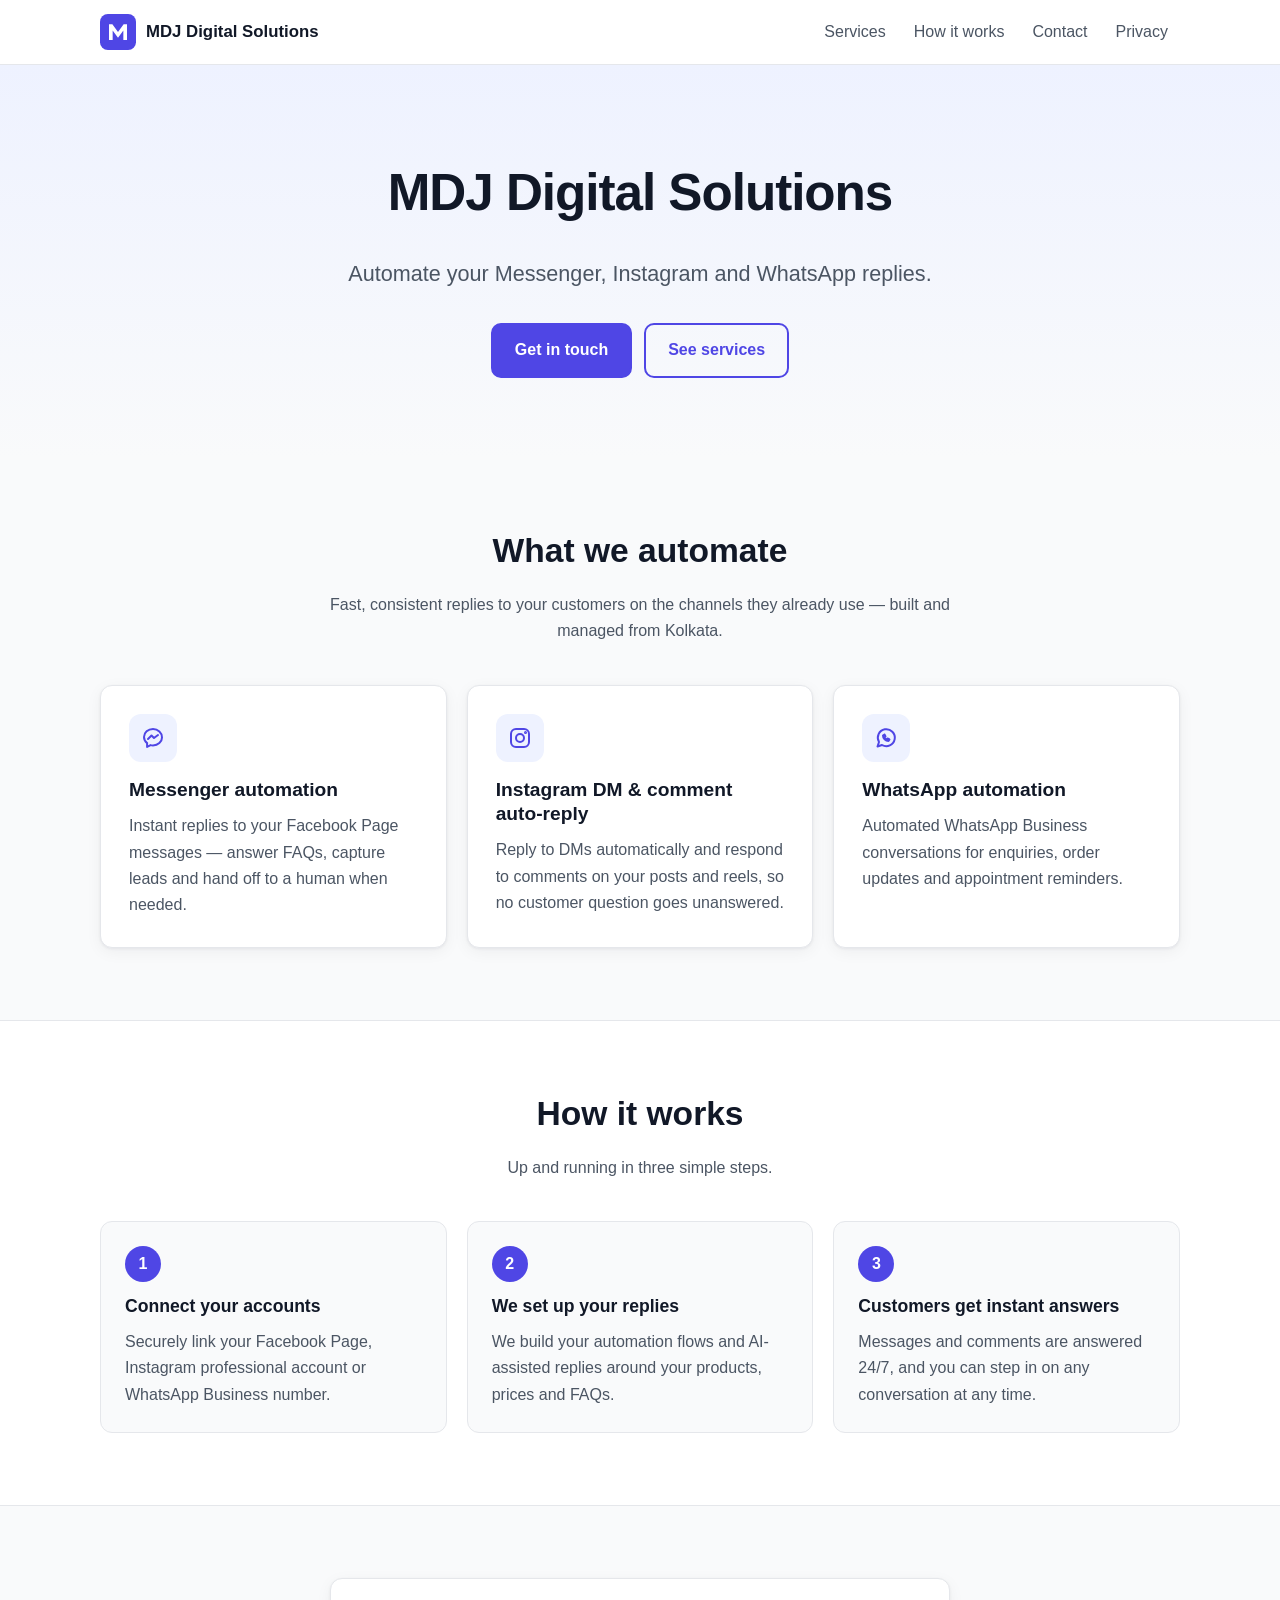
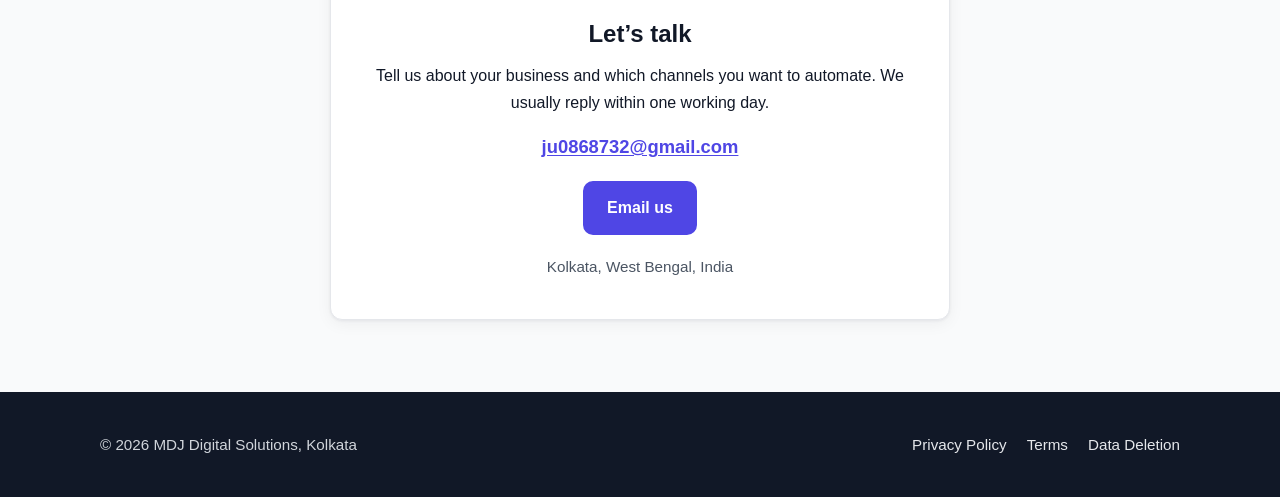
<file: index.html>
<!DOCTYPE html>
<html lang="en">
<head>
  <meta charset="utf-8">
  <meta name="viewport" content="width=device-width, initial-scale=1">
  <title>MDJ Digital Solutions — Messenger, Instagram &amp; WhatsApp Automation</title>
  <meta name="description" content="MDJ Digital Solutions, Kolkata, builds messaging automation for Facebook Messenger, Instagram and WhatsApp.">
  <link rel="icon" href="assets/logo.svg" type="image/svg+xml">
  <link rel="stylesheet" href="css/style.css">
</head>
<body>
  <a class="skip-link" href="#main">Skip to content</a>

  <header class="site-header">
    <div class="container header-inner">
      <a class="brand" href="index.html">
        <img src="assets/logo.svg" alt="" width="36" height="36">
        <span>MDJ Digital Solutions</span>
      </a>
      <button class="nav-toggle" type="button" aria-controls="site-nav" aria-expanded="false" aria-label="Toggle navigation">
        <span class="nav-toggle-bar"></span>
        <span class="nav-toggle-bar"></span>
        <span class="nav-toggle-bar"></span>
      </button>
      <nav id="site-nav" class="site-nav" aria-label="Main">
        <ul>
          <li><a href="#services">Services</a></li>
          <li><a href="#how-it-works">How it works</a></li>
          <li><a href="#contact">Contact</a></li>
          <li><a href="privacy-policy.html">Privacy</a></li>
        </ul>
      </nav>
    </div>
  </header>

  <main id="main" tabindex="-1">
    <section class="hero">
      <div class="container">
        <h1>MDJ Digital Solutions</h1>
        <p class="tagline">Automate your Messenger, Instagram and WhatsApp replies.</p>
        <div class="hero-actions">
          <a class="btn btn-primary" href="#contact">Get in touch</a>
          <a class="btn btn-outline" href="#services">See services</a>
        </div>
      </div>
    </section>

    <section id="services" class="section" aria-labelledby="services-title">
      <div class="container">
        <div class="section-head">
          <h2 id="services-title">What we automate</h2>
          <p>Fast, consistent replies to your customers on the channels they already use — built and managed from Kolkata.</p>
        </div>
        <div class="cards">
          <article class="card">
            <div class="card-icon" aria-hidden="true">
              <svg width="24" height="24" viewBox="0 0 24 24" fill="none" stroke="currentColor" stroke-width="2" stroke-linecap="round" stroke-linejoin="round"><path d="M12 3C7 3 3 6.6 3 11c0 2.4 1.2 4.6 3.1 6.1V21l3.4-1.9c.8.2 1.6.3 2.5.3 5 0 9-3.6 9-8s-4-8.4-9-8.4z"/><path d="m7 13 3.5-3.5 2.5 2.5L17 9"/></svg>
            </div>
            <h3>Messenger automation</h3>
            <p>Instant replies to your Facebook Page messages — answer FAQs, capture leads and hand off to a human when needed.</p>
          </article>
          <article class="card">
            <div class="card-icon" aria-hidden="true">
              <svg width="24" height="24" viewBox="0 0 24 24" fill="none" stroke="currentColor" stroke-width="2" stroke-linecap="round" stroke-linejoin="round"><rect x="3" y="3" width="18" height="18" rx="5"/><circle cx="12" cy="12" r="4"/><circle cx="17.5" cy="6.5" r="0.5" fill="currentColor"/></svg>
            </div>
            <h3>Instagram DM &amp; comment auto-reply</h3>
            <p>Reply to DMs automatically and respond to comments on your posts and reels, so no customer question goes unanswered.</p>
          </article>
          <article class="card">
            <div class="card-icon" aria-hidden="true">
              <svg width="24" height="24" viewBox="0 0 24 24" fill="none" stroke="currentColor" stroke-width="2" stroke-linecap="round" stroke-linejoin="round"><path d="M3.5 20.5 5 16a8.5 8.5 0 1 1 3 3z"/><path d="M9 9.5c0 3 2.5 5.5 5.5 5.5l1-1.5-2-1-1 1c-1-.4-1.6-1-2-2l1-1-1-2z"/></svg>
            </div>
            <h3>WhatsApp automation</h3>
            <p>Automated WhatsApp Business conversations for enquiries, order updates and appointment reminders.</p>
          </article>
        </div>
      </div>
    </section>

    <section id="how-it-works" class="section section-alt" aria-labelledby="how-title">
      <div class="container">
        <div class="section-head">
          <h2 id="how-title">How it works</h2>
          <p>Up and running in three simple steps.</p>
        </div>
        <ol class="steps">
          <li>
            <h3>Connect your accounts</h3>
            <p>Securely link your Facebook Page, Instagram professional account or WhatsApp Business number.</p>
          </li>
          <li>
            <h3>We set up your replies</h3>
            <p>We build your automation flows and AI-assisted replies around your products, prices and FAQs.</p>
          </li>
          <li>
            <h3>Customers get instant answers</h3>
            <p>Messages and comments are answered 24/7, and you can step in on any conversation at any time.</p>
          </li>
        </ol>
      </div>
    </section>

    <section id="contact" class="section" aria-labelledby="contact-title">
      <div class="container">
        <div class="contact-box">
          <h2 id="contact-title">Let’s talk</h2>
          <p>Tell us about your business and which channels you want to automate. We usually reply within one working day.</p>
          <p class="contact-email"><a href="mailto:ju0868732@gmail.com">ju0868732@gmail.com</a></p>
          <a class="btn btn-primary" href="mailto:ju0868732@gmail.com?subject=Automation%20enquiry">Email us</a>
          <p class="meta contact-location">Kolkata, West Bengal, India</p>
        </div>
      </div>
    </section>
  </main>

  <footer class="site-footer">
    <div class="container footer-inner">
      <p>&copy; <span data-year>2026</span> MDJ Digital Solutions, Kolkata</p>
      <ul class="footer-links">
        <li><a href="privacy-policy.html">Privacy Policy</a></li>
        <li><a href="terms.html">Terms</a></li>
        <li><a href="data-deletion.html">Data Deletion</a></li>
      </ul>
    </div>
  </footer>

  <script src="js/main.js"></script>
</body>
</html>
</file>
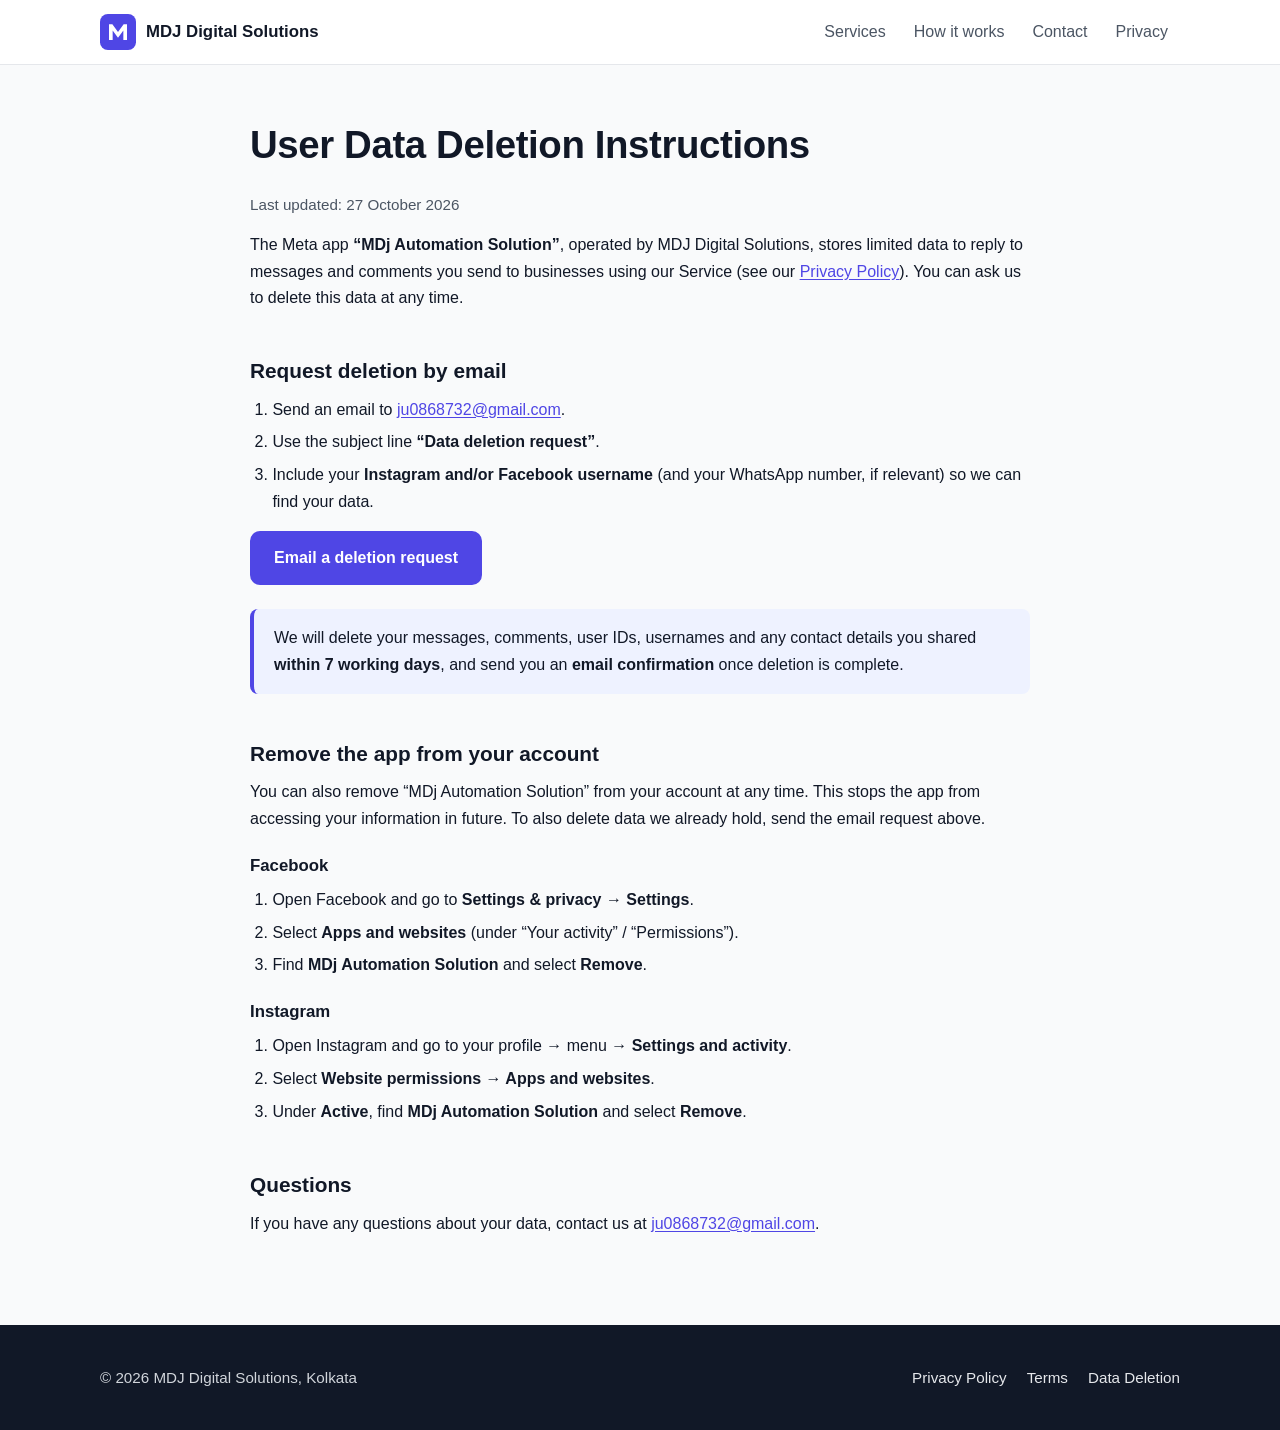
<file: data-deletion.html>
<!DOCTYPE html>
<html lang="en">
<head>
  <meta charset="utf-8">
  <meta name="viewport" content="width=device-width, initial-scale=1">
  <title>User Data Deletion Instructions — MDJ Digital Solutions</title>
  <meta name="description" content="How to request deletion of your data from the MDj Automation Solution app.">
  <link rel="icon" href="assets/logo.svg" type="image/svg+xml">
  <link rel="stylesheet" href="css/style.css">
</head>
<body>
  <a class="skip-link" href="#main">Skip to content</a>

  <header class="site-header">
    <div class="container header-inner">
      <a class="brand" href="index.html">
        <img src="assets/logo.svg" alt="" width="36" height="36">
        <span>MDJ Digital Solutions</span>
      </a>
      <button class="nav-toggle" type="button" aria-controls="site-nav" aria-expanded="false" aria-label="Toggle navigation">
        <span class="nav-toggle-bar"></span>
        <span class="nav-toggle-bar"></span>
        <span class="nav-toggle-bar"></span>
      </button>
      <nav id="site-nav" class="site-nav" aria-label="Main">
        <ul>
          <li><a href="index.html#services">Services</a></li>
          <li><a href="index.html#how-it-works">How it works</a></li>
          <li><a href="index.html#contact">Contact</a></li>
          <li><a href="privacy-policy.html">Privacy</a></li>
        </ul>
      </nav>
    </div>
  </header>

  <main id="main" class="legal" tabindex="-1">
    <h1>User Data Deletion Instructions</h1>
    <p class="meta">Last updated: <time datetime="2026-10-27">27 October 2026</time></p>

    <p>The Meta app <strong>“MDj Automation Solution”</strong>, operated by MDJ Digital Solutions, stores limited data to reply to messages and comments you send to businesses using our Service (see our <a href="privacy-policy.html">Privacy Policy</a>). You can ask us to delete this data at any time.</p>

    <h2 id="request">Request deletion by email</h2>
    <ol>
      <li>Send an email to <a href="mailto:ju0868732@gmail.com?subject=Data%20deletion%20request">ju0868732@gmail.com</a>.</li>
      <li>Use the subject line <strong>“Data deletion request”</strong>.</li>
      <li>Include your <strong>Instagram and/or Facebook username</strong> (and your WhatsApp number, if relevant) so we can find your data.</li>
    </ol>
    <p><a class="btn btn-primary" href="mailto:ju0868732@gmail.com?subject=Data%20deletion%20request&amp;body=Please%20delete%20my%20data.%0A%0AInstagram%20username%3A%20%0AFacebook%20username%3A%20">Email a deletion request</a></p>

    <div class="callout">
      <p>We will delete your messages, comments, user IDs, usernames and any contact details you shared <strong>within 7 working days</strong>, and send you an <strong>email confirmation</strong> once deletion is complete.</p>
    </div>

    <h2 id="remove-app">Remove the app from your account</h2>
    <p>You can also remove “MDj Automation Solution” from your account at any time. This stops the app from accessing your information in future. To also delete data we already hold, send the email request above.</p>

    <h3>Facebook</h3>
    <ol>
      <li>Open Facebook and go to <strong>Settings &amp; privacy → Settings</strong>.</li>
      <li>Select <strong>Apps and websites</strong> (under “Your activity” / “Permissions”).</li>
      <li>Find <strong>MDj Automation Solution</strong> and select <strong>Remove</strong>.</li>
    </ol>

    <h3>Instagram</h3>
    <ol>
      <li>Open Instagram and go to your profile → menu → <strong>Settings and activity</strong>.</li>
      <li>Select <strong>Website permissions → Apps and websites</strong>.</li>
      <li>Under <strong>Active</strong>, find <strong>MDj Automation Solution</strong> and select <strong>Remove</strong>.</li>
    </ol>

    <h2 id="questions">Questions</h2>
    <p>If you have any questions about your data, contact us at <a href="mailto:ju0868732@gmail.com">ju0868732@gmail.com</a>.</p>
  </main>

  <footer class="site-footer">
    <div class="container footer-inner">
      <p>&copy; <span data-year>2026</span> MDJ Digital Solutions, Kolkata</p>
      <ul class="footer-links">
        <li><a href="privacy-policy.html">Privacy Policy</a></li>
        <li><a href="terms.html">Terms</a></li>
        <li><a href="data-deletion.html" aria-current="page">Data Deletion</a></li>
      </ul>
    </div>
  </footer>

  <script src="js/main.js"></script>
</body>
</html>
</file>
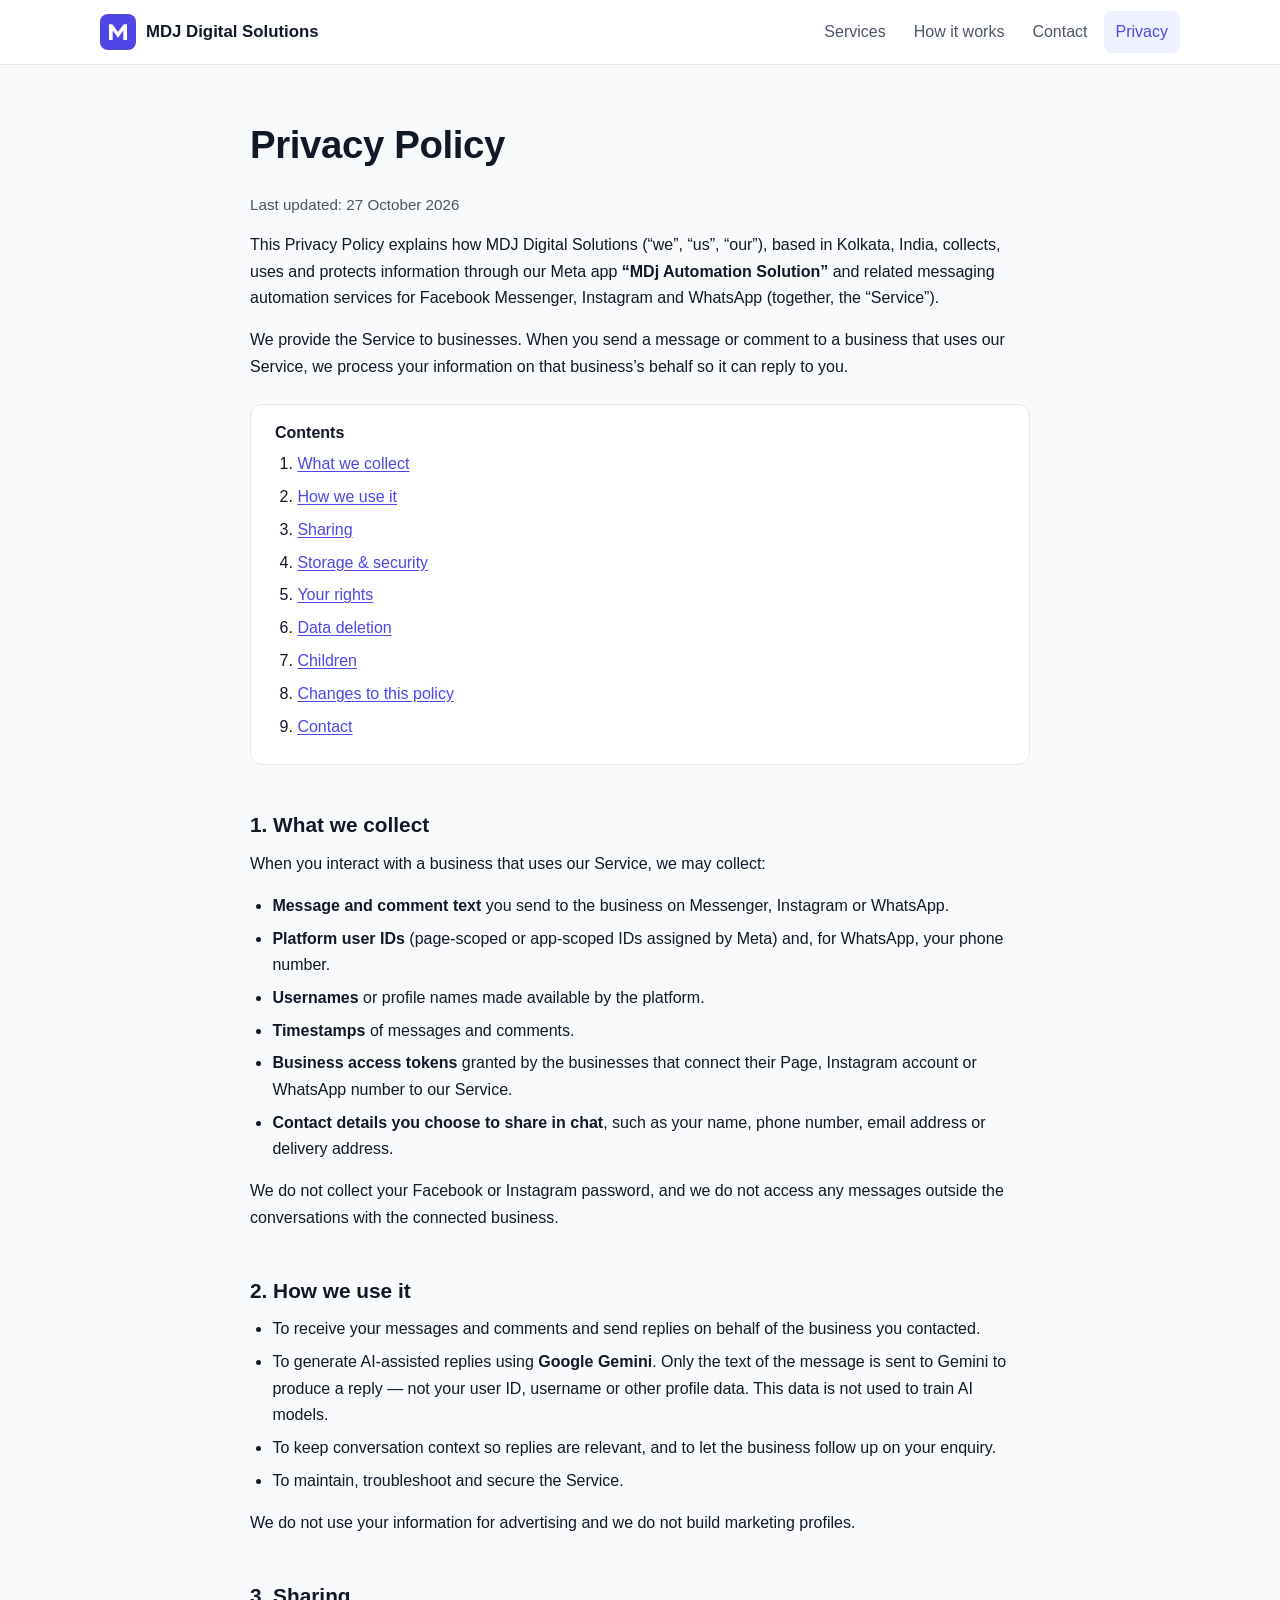
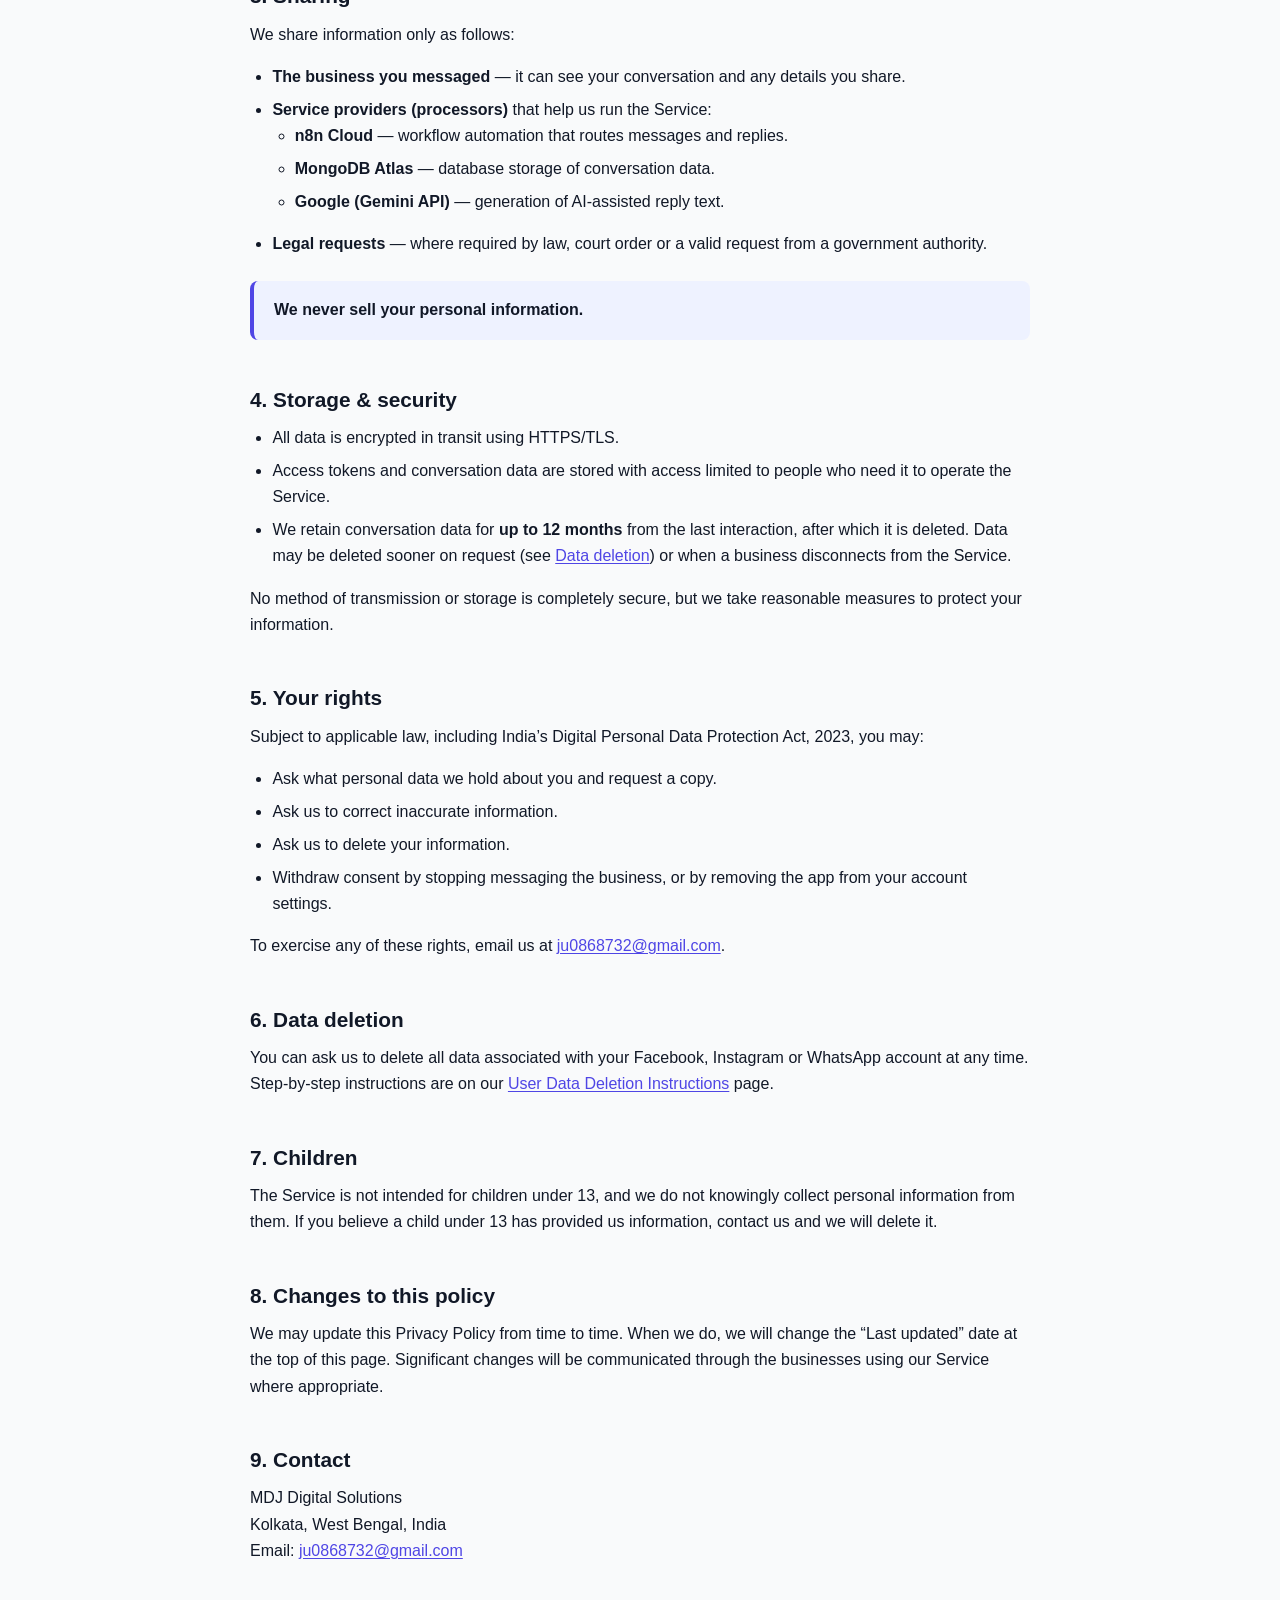
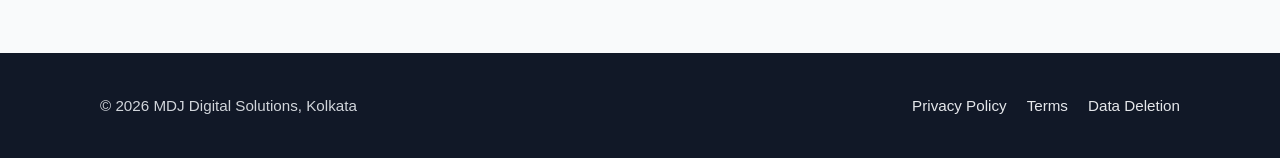
<file: privacy-policy.html>
<!DOCTYPE html>
<html lang="en">
<head>
  <meta charset="utf-8">
  <meta name="viewport" content="width=device-width, initial-scale=1">
  <title>Privacy Policy — MDJ Digital Solutions</title>
  <meta name="description" content="Privacy Policy for the MDj Automation Solution app operated by MDJ Digital Solutions.">
  <link rel="icon" href="assets/logo.svg" type="image/svg+xml">
  <link rel="stylesheet" href="css/style.css">
</head>
<body>
  <a class="skip-link" href="#main">Skip to content</a>

  <header class="site-header">
    <div class="container header-inner">
      <a class="brand" href="index.html">
        <img src="assets/logo.svg" alt="" width="36" height="36">
        <span>MDJ Digital Solutions</span>
      </a>
      <button class="nav-toggle" type="button" aria-controls="site-nav" aria-expanded="false" aria-label="Toggle navigation">
        <span class="nav-toggle-bar"></span>
        <span class="nav-toggle-bar"></span>
        <span class="nav-toggle-bar"></span>
      </button>
      <nav id="site-nav" class="site-nav" aria-label="Main">
        <ul>
          <li><a href="index.html#services">Services</a></li>
          <li><a href="index.html#how-it-works">How it works</a></li>
          <li><a href="index.html#contact">Contact</a></li>
          <li><a href="privacy-policy.html" aria-current="page">Privacy</a></li>
        </ul>
      </nav>
    </div>
  </header>

  <main id="main" class="legal" tabindex="-1">
    <h1>Privacy Policy</h1>
    <p class="meta">Last updated: <time datetime="2026-10-27">27 October 2026</time></p>

    <p>This Privacy Policy explains how MDJ Digital Solutions (“we”, “us”, “our”), based in Kolkata, India, collects, uses and protects information through our Meta app <strong>“MDj Automation Solution”</strong> and related messaging automation services for Facebook Messenger, Instagram and WhatsApp (together, the “Service”).</p>
    <p>We provide the Service to businesses. When you send a message or comment to a business that uses our Service, we process your information on that business’s behalf so it can reply to you.</p>

    <nav class="toc" aria-label="On this page">
      <h2>Contents</h2>
      <ol>
        <li><a href="#collect">What we collect</a></li>
        <li><a href="#use">How we use it</a></li>
        <li><a href="#sharing">Sharing</a></li>
        <li><a href="#storage">Storage &amp; security</a></li>
        <li><a href="#rights">Your rights</a></li>
        <li><a href="#deletion">Data deletion</a></li>
        <li><a href="#children">Children</a></li>
        <li><a href="#changes">Changes to this policy</a></li>
        <li><a href="#contact">Contact</a></li>
      </ol>
    </nav>

    <h2 id="collect">1. What we collect</h2>
    <p>When you interact with a business that uses our Service, we may collect:</p>
    <ul>
      <li><strong>Message and comment text</strong> you send to the business on Messenger, Instagram or WhatsApp.</li>
      <li><strong>Platform user IDs</strong> (page-scoped or app-scoped IDs assigned by Meta) and, for WhatsApp, your phone number.</li>
      <li><strong>Usernames</strong> or profile names made available by the platform.</li>
      <li><strong>Timestamps</strong> of messages and comments.</li>
      <li><strong>Business access tokens</strong> granted by the businesses that connect their Page, Instagram account or WhatsApp number to our Service.</li>
      <li><strong>Contact details you choose to share in chat</strong>, such as your name, phone number, email address or delivery address.</li>
    </ul>
    <p>We do not collect your Facebook or Instagram password, and we do not access any messages outside the conversations with the connected business.</p>

    <h2 id="use">2. How we use it</h2>
    <ul>
      <li>To receive your messages and comments and send replies on behalf of the business you contacted.</li>
      <li>To generate AI-assisted replies using <strong>Google Gemini</strong>. Only the text of the message is sent to Gemini to produce a reply — not your user ID, username or other profile data. This data is not used to train AI models.</li>
      <li>To keep conversation context so replies are relevant, and to let the business follow up on your enquiry.</li>
      <li>To maintain, troubleshoot and secure the Service.</li>
    </ul>
    <p>We do not use your information for advertising and we do not build marketing profiles.</p>

    <h2 id="sharing">3. Sharing</h2>
    <p>We share information only as follows:</p>
    <ul>
      <li><strong>The business you messaged</strong> — it can see your conversation and any details you share.</li>
      <li><strong>Service providers (processors)</strong> that help us run the Service:
        <ul>
          <li><strong>n8n Cloud</strong> — workflow automation that routes messages and replies.</li>
          <li><strong>MongoDB Atlas</strong> — database storage of conversation data.</li>
          <li><strong>Google (Gemini API)</strong> — generation of AI-assisted reply text.</li>
        </ul>
      </li>
      <li><strong>Legal requests</strong> — where required by law, court order or a valid request from a government authority.</li>
    </ul>
    <div class="callout">
      <p><strong>We never sell your personal information.</strong></p>
    </div>

    <h2 id="storage">4. Storage &amp; security</h2>
    <ul>
      <li>All data is encrypted in transit using HTTPS/TLS.</li>
      <li>Access tokens and conversation data are stored with access limited to people who need it to operate the Service.</li>
      <li>We retain conversation data for <strong>up to 12 months</strong> from the last interaction, after which it is deleted. Data may be deleted sooner on request (see <a href="#deletion">Data deletion</a>) or when a business disconnects from the Service.</li>
    </ul>
    <p>No method of transmission or storage is completely secure, but we take reasonable measures to protect your information.</p>

    <h2 id="rights">5. Your rights</h2>
    <p>Subject to applicable law, including India’s Digital Personal Data Protection Act, 2023, you may:</p>
    <ul>
      <li>Ask what personal data we hold about you and request a copy.</li>
      <li>Ask us to correct inaccurate information.</li>
      <li>Ask us to delete your information.</li>
      <li>Withdraw consent by stopping messaging the business, or by removing the app from your account settings.</li>
    </ul>
    <p>To exercise any of these rights, email us at <a href="mailto:ju0868732@gmail.com">ju0868732@gmail.com</a>.</p>

    <h2 id="deletion">6. Data deletion</h2>
    <p>You can ask us to delete all data associated with your Facebook, Instagram or WhatsApp account at any time. Step-by-step instructions are on our <a href="data-deletion.html">User Data Deletion Instructions</a> page.</p>

    <h2 id="children">7. Children</h2>
    <p>The Service is not intended for children under 13, and we do not knowingly collect personal information from them. If you believe a child under 13 has provided us information, contact us and we will delete it.</p>

    <h2 id="changes">8. Changes to this policy</h2>
    <p>We may update this Privacy Policy from time to time. When we do, we will change the “Last updated” date at the top of this page. Significant changes will be communicated through the businesses using our Service where appropriate.</p>

    <h2 id="contact">9. Contact</h2>
    <p>MDJ Digital Solutions<br>
      Kolkata, West Bengal, India<br>
      Email: <a href="mailto:ju0868732@gmail.com">ju0868732@gmail.com</a></p>
  </main>

  <footer class="site-footer">
    <div class="container footer-inner">
      <p>&copy; <span data-year>2026</span> MDJ Digital Solutions, Kolkata</p>
      <ul class="footer-links">
        <li><a href="privacy-policy.html" aria-current="page">Privacy Policy</a></li>
        <li><a href="terms.html">Terms</a></li>
        <li><a href="data-deletion.html">Data Deletion</a></li>
      </ul>
    </div>
  </footer>

  <script src="js/main.js"></script>
</body>
</html>
</file>
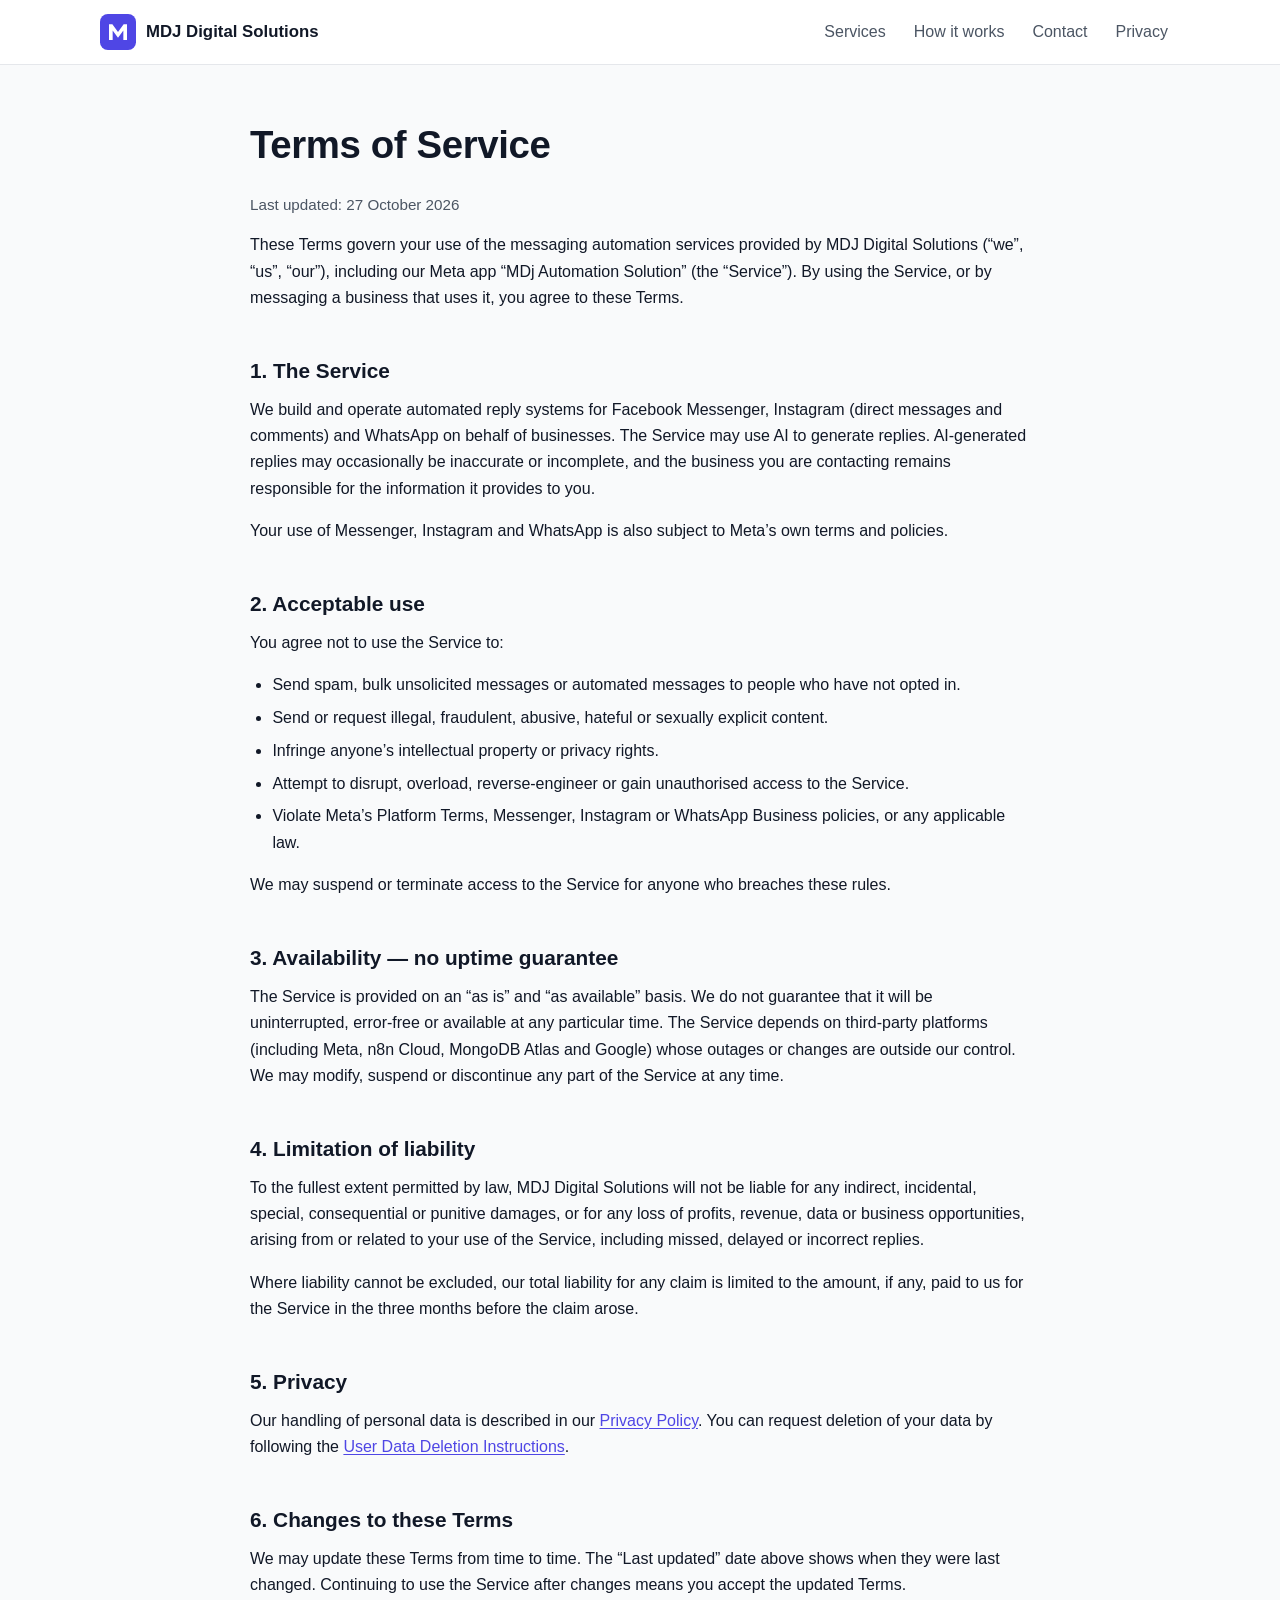
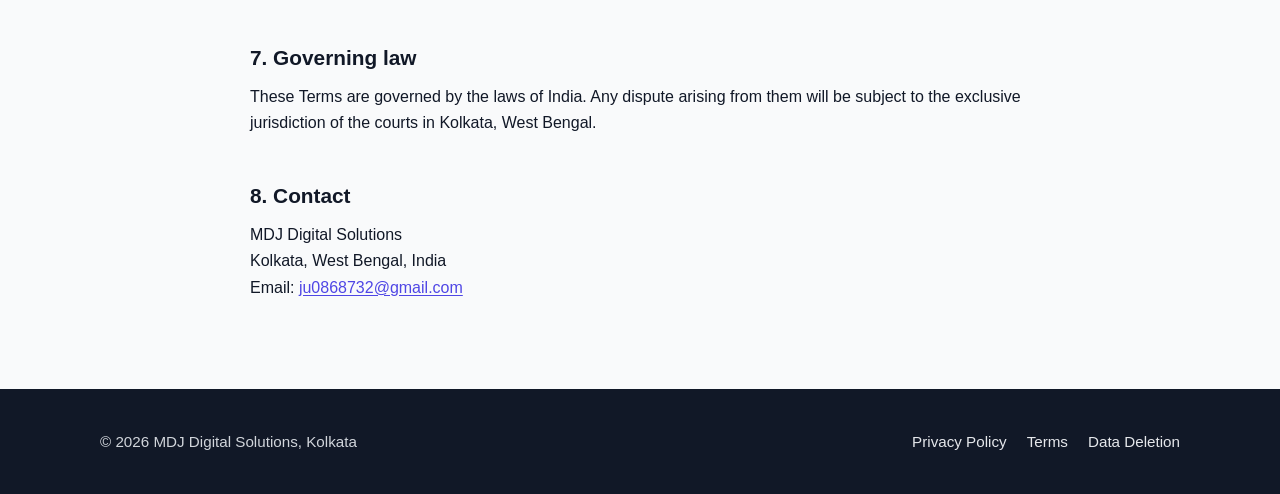
<file: terms.html>
<!DOCTYPE html>
<html lang="en">
<head>
  <meta charset="utf-8">
  <meta name="viewport" content="width=device-width, initial-scale=1">
  <title>Terms of Service — MDJ Digital Solutions</title>
  <meta name="description" content="Terms of Service for MDJ Digital Solutions messaging automation.">
  <link rel="icon" href="assets/logo.svg" type="image/svg+xml">
  <link rel="stylesheet" href="css/style.css">
</head>
<body>
  <a class="skip-link" href="#main">Skip to content</a>

  <header class="site-header">
    <div class="container header-inner">
      <a class="brand" href="index.html">
        <img src="assets/logo.svg" alt="" width="36" height="36">
        <span>MDJ Digital Solutions</span>
      </a>
      <button class="nav-toggle" type="button" aria-controls="site-nav" aria-expanded="false" aria-label="Toggle navigation">
        <span class="nav-toggle-bar"></span>
        <span class="nav-toggle-bar"></span>
        <span class="nav-toggle-bar"></span>
      </button>
      <nav id="site-nav" class="site-nav" aria-label="Main">
        <ul>
          <li><a href="index.html#services">Services</a></li>
          <li><a href="index.html#how-it-works">How it works</a></li>
          <li><a href="index.html#contact">Contact</a></li>
          <li><a href="privacy-policy.html">Privacy</a></li>
        </ul>
      </nav>
    </div>
  </header>

  <main id="main" class="legal" tabindex="-1">
    <h1>Terms of Service</h1>
    <p class="meta">Last updated: <time datetime="2026-10-27">27 October 2026</time></p>

    <p>These Terms govern your use of the messaging automation services provided by MDJ Digital Solutions (“we”, “us”, “our”), including our Meta app “MDj Automation Solution” (the “Service”). By using the Service, or by messaging a business that uses it, you agree to these Terms.</p>

    <h2 id="service">1. The Service</h2>
    <p>We build and operate automated reply systems for Facebook Messenger, Instagram (direct messages and comments) and WhatsApp on behalf of businesses. The Service may use AI to generate replies. AI-generated replies may occasionally be inaccurate or incomplete, and the business you are contacting remains responsible for the information it provides to you.</p>
    <p>Your use of Messenger, Instagram and WhatsApp is also subject to Meta’s own terms and policies.</p>

    <h2 id="acceptable-use">2. Acceptable use</h2>
    <p>You agree not to use the Service to:</p>
    <ul>
      <li>Send spam, bulk unsolicited messages or automated messages to people who have not opted in.</li>
      <li>Send or request illegal, fraudulent, abusive, hateful or sexually explicit content.</li>
      <li>Infringe anyone’s intellectual property or privacy rights.</li>
      <li>Attempt to disrupt, overload, reverse-engineer or gain unauthorised access to the Service.</li>
      <li>Violate Meta’s Platform Terms, Messenger, Instagram or WhatsApp Business policies, or any applicable law.</li>
    </ul>
    <p>We may suspend or terminate access to the Service for anyone who breaches these rules.</p>

    <h2 id="availability">3. Availability — no uptime guarantee</h2>
    <p>The Service is provided on an “as is” and “as available” basis. We do not guarantee that it will be uninterrupted, error-free or available at any particular time. The Service depends on third-party platforms (including Meta, n8n Cloud, MongoDB Atlas and Google) whose outages or changes are outside our control. We may modify, suspend or discontinue any part of the Service at any time.</p>

    <h2 id="liability">4. Limitation of liability</h2>
    <p>To the fullest extent permitted by law, MDJ Digital Solutions will not be liable for any indirect, incidental, special, consequential or punitive damages, or for any loss of profits, revenue, data or business opportunities, arising from or related to your use of the Service, including missed, delayed or incorrect replies.</p>
    <p>Where liability cannot be excluded, our total liability for any claim is limited to the amount, if any, paid to us for the Service in the three months before the claim arose.</p>

    <h2 id="privacy">5. Privacy</h2>
    <p>Our handling of personal data is described in our <a href="privacy-policy.html">Privacy Policy</a>. You can request deletion of your data by following the <a href="data-deletion.html">User Data Deletion Instructions</a>.</p>

    <h2 id="changes">6. Changes to these Terms</h2>
    <p>We may update these Terms from time to time. The “Last updated” date above shows when they were last changed. Continuing to use the Service after changes means you accept the updated Terms.</p>

    <h2 id="law">7. Governing law</h2>
    <p>These Terms are governed by the laws of India. Any dispute arising from them will be subject to the exclusive jurisdiction of the courts in Kolkata, West Bengal.</p>

    <h2 id="contact">8. Contact</h2>
    <p>MDJ Digital Solutions<br>
      Kolkata, West Bengal, India<br>
      Email: <a href="mailto:ju0868732@gmail.com">ju0868732@gmail.com</a></p>
  </main>

  <footer class="site-footer">
    <div class="container footer-inner">
      <p>&copy; <span data-year>2026</span> MDJ Digital Solutions, Kolkata</p>
      <ul class="footer-links">
        <li><a href="privacy-policy.html">Privacy Policy</a></li>
        <li><a href="terms.html" aria-current="page">Terms</a></li>
        <li><a href="data-deletion.html">Data Deletion</a></li>
      </ul>
    </div>
  </footer>

  <script src="js/main.js"></script>
</body>
</html>
</file>
<file: css/style.css>
/* MDJ Digital Solutions — shared stylesheet */

:root {
  --accent: #4F46E5;
  --accent-dark: #4338CA;
  --accent-soft: #EEF2FF;
  --text: #111827;
  --muted: #4B5563;
  --bg: #F9FAFB;
  --surface: #FFFFFF;
  --border: #E5E7EB;
  --radius: 12px;
  --shadow: 0 1px 3px rgba(17, 24, 39, 0.06), 0 4px 16px rgba(17, 24, 39, 0.05);
  --header-h: 64px;
}

*,
*::before,
*::after {
  box-sizing: border-box;
}

html {
  scroll-padding-top: calc(var(--header-h) + 16px);
}

body {
  margin: 0;
  font-family: -apple-system, BlinkMacSystemFont, "Segoe UI", Roboto, "Helvetica Neue", Arial, "Noto Sans", sans-serif;
  font-size: 1rem;
  line-height: 1.65;
  color: var(--text);
  background: var(--bg);
  -webkit-font-smoothing: antialiased;
}

img {
  max-width: 100%;
  display: block;
}

a {
  color: var(--accent);
  text-underline-offset: 2px;
}

a:hover {
  color: var(--accent-dark);
}

:focus-visible {
  outline: 3px solid var(--accent);
  outline-offset: 2px;
  border-radius: 4px;
}

h1, h2, h3 {
  line-height: 1.25;
  margin: 0 0 0.6em;
}

p {
  margin: 0 0 1em;
}

.container {
  width: 100%;
  max-width: 1120px;
  margin: 0 auto;
  padding: 0 20px;
}

.skip-link {
  position: absolute;
  left: -9999px;
  top: 8px;
  background: var(--accent);
  color: #fff;
  padding: 8px 14px;
  border-radius: 8px;
  z-index: 100;
}

.skip-link:focus {
  left: 8px;
  color: #fff;
}

/* ---------- Header ---------- */

.site-header {
  position: sticky;
  top: 0;
  z-index: 50;
  background: rgba(255, 255, 255, 0.92);
  backdrop-filter: saturate(180%) blur(8px);
  -webkit-backdrop-filter: saturate(180%) blur(8px);
  border-bottom: 1px solid var(--border);
}

.header-inner {
  display: flex;
  align-items: center;
  justify-content: space-between;
  height: var(--header-h);
}

.brand {
  display: inline-flex;
  align-items: center;
  gap: 10px;
  font-weight: 700;
  font-size: 1.05rem;
  color: var(--text);
  text-decoration: none;
}

.brand:hover {
  color: var(--text);
}

.brand img {
  width: 36px;
  height: 36px;
}

.nav-toggle {
  display: none;
  background: none;
  border: 1px solid var(--border);
  border-radius: 8px;
  padding: 8px 10px;
  cursor: pointer;
  color: var(--text);
}

.nav-toggle-bar {
  display: block;
  width: 20px;
  height: 2px;
  background: currentColor;
  margin: 4px 0;
  transition: transform 0.2s, opacity 0.2s;
}

.site-nav ul {
  list-style: none;
  margin: 0;
  padding: 0;
  display: flex;
  gap: 4px;
}

.site-nav a {
  display: block;
  padding: 8px 12px;
  border-radius: 8px;
  color: var(--muted);
  text-decoration: none;
  font-weight: 500;
}

.site-nav a:hover,
.site-nav a[aria-current="page"] {
  color: var(--accent);
  background: var(--accent-soft);
}

/* ---------- Buttons ---------- */

.btn {
  display: inline-block;
  padding: 12px 22px;
  border-radius: 10px;
  font-weight: 600;
  text-decoration: none;
  border: 2px solid var(--accent);
  transition: background 0.15s, color 0.15s;
}

.btn-primary {
  background: var(--accent);
  color: #fff;
}

.btn-primary:hover {
  background: var(--accent-dark);
  border-color: var(--accent-dark);
  color: #fff;
}

.btn-outline {
  background: transparent;
  color: var(--accent);
}

.btn-outline:hover {
  background: var(--accent-soft);
}

/* ---------- Home sections ---------- */

.hero {
  padding: 96px 0 80px;
  text-align: center;
  background: linear-gradient(180deg, var(--accent-soft) 0%, var(--bg) 100%);
}

.hero h1 {
  font-size: clamp(2rem, 5vw, 3.2rem);
  letter-spacing: -0.02em;
}

.hero .tagline {
  font-size: clamp(1.1rem, 2.4vw, 1.35rem);
  color: var(--muted);
  max-width: 640px;
  margin: 0 auto 32px;
}

.hero-actions {
  display: flex;
  gap: 12px;
  justify-content: center;
  flex-wrap: wrap;
}

.section {
  padding: 72px 0;
}

.section-alt {
  background: var(--surface);
  border-top: 1px solid var(--border);
  border-bottom: 1px solid var(--border);
}

.section-head {
  text-align: center;
  max-width: 620px;
  margin: 0 auto 40px;
}

.section-head h2 {
  font-size: clamp(1.6rem, 3.5vw, 2.1rem);
}

.section-head p {
  color: var(--muted);
}

.cards {
  display: grid;
  grid-template-columns: repeat(auto-fit, minmax(260px, 1fr));
  gap: 20px;
}

.card {
  background: var(--surface);
  border: 1px solid var(--border);
  border-radius: var(--radius);
  padding: 28px;
  box-shadow: var(--shadow);
}

.card-icon {
  width: 48px;
  height: 48px;
  border-radius: 12px;
  background: var(--accent-soft);
  color: var(--accent);
  display: grid;
  place-items: center;
  margin-bottom: 16px;
}

.card h3 {
  font-size: 1.2rem;
}

.card p {
  color: var(--muted);
  margin: 0;
}

.steps {
  list-style: none;
  margin: 0;
  padding: 0;
  display: grid;
  grid-template-columns: repeat(auto-fit, minmax(240px, 1fr));
  gap: 20px;
  counter-reset: step;
}

.steps li {
  counter-increment: step;
  padding: 24px;
  border-radius: var(--radius);
  background: var(--bg);
  border: 1px solid var(--border);
}

.steps li::before {
  content: counter(step);
  display: grid;
  place-items: center;
  width: 36px;
  height: 36px;
  border-radius: 50%;
  background: var(--accent);
  color: #fff;
  font-weight: 700;
  margin-bottom: 14px;
}

.steps h3 {
  font-size: 1.1rem;
}

.steps p {
  color: var(--muted);
  margin: 0;
}

.contact-box {
  max-width: 620px;
  margin: 0 auto;
  text-align: center;
  background: var(--surface);
  border: 1px solid var(--border);
  border-radius: var(--radius);
  padding: 40px 28px;
  box-shadow: var(--shadow);
}

.contact-email {
  font-size: 1.15rem;
  font-weight: 600;
  word-break: break-word;
}

/* ---------- Legal pages ---------- */

.legal {
  max-width: 820px;
  margin: 0 auto;
  padding: 56px 20px 72px;
}

.legal h1 {
  font-size: clamp(1.8rem, 4vw, 2.4rem);
  letter-spacing: -0.01em;
}

.legal h2 {
  font-size: 1.3rem;
  margin-top: 2em;
  padding-top: 0.25em;
}

.legal h3 {
  font-size: 1.05rem;
  margin-top: 1.4em;
}

.legal ul,
.legal ol {
  padding-left: 1.4em;
  margin: 0 0 1em;
}

.legal li {
  margin-bottom: 0.4em;
}

.meta {
  color: var(--muted);
  font-size: 0.95rem;
}

.callout {
  background: var(--accent-soft);
  border-left: 4px solid var(--accent);
  border-radius: 8px;
  padding: 16px 20px;
  margin: 1.5em 0;
}

.callout p:last-child {
  margin-bottom: 0;
}

.toc {
  background: var(--surface);
  border: 1px solid var(--border);
  border-radius: var(--radius);
  padding: 18px 24px;
  margin: 1.5em 0 0;
}

.toc h2 {
  font-size: 1rem;
  margin: 0 0 0.5em;
  padding: 0;
}

.toc ol {
  margin: 0;
}

/* ---------- Footer ---------- */

.site-footer {
  background: #111827;
  color: #D1D5DB;
  padding: 40px 0;
  font-size: 0.95rem;
}

.footer-inner {
  display: flex;
  flex-wrap: wrap;
  gap: 16px 32px;
  justify-content: space-between;
  align-items: center;
}

.site-footer p {
  margin: 0;
}

.footer-links {
  list-style: none;
  margin: 0;
  padding: 0;
  display: flex;
  flex-wrap: wrap;
  gap: 8px 20px;
}

.site-footer a {
  color: #E5E7EB;
  text-decoration: none;
}

.site-footer a:hover {
  color: #fff;
  text-decoration: underline;
}

/* ---------- Mobile ---------- */

@media (max-width: 720px) {
  .nav-toggle {
    display: block;
  }

  .site-nav {
    position: absolute;
    top: var(--header-h);
    left: 0;
    right: 0;
    background: var(--surface);
    border-bottom: 1px solid var(--border);
    box-shadow: var(--shadow);
    display: none;
  }

  .site-nav.is-open {
    display: block;
  }

  .site-nav ul {
    flex-direction: column;
    padding: 8px 20px 16px;
  }

  .site-nav a {
    padding: 12px;
  }

  .nav-toggle[aria-expanded="true"] .nav-toggle-bar:nth-child(1) {
    transform: translateY(6px) rotate(45deg);
  }

  .nav-toggle[aria-expanded="true"] .nav-toggle-bar:nth-child(2) {
    opacity: 0;
  }

  .nav-toggle[aria-expanded="true"] .nav-toggle-bar:nth-child(3) {
    transform: translateY(-6px) rotate(-45deg);
  }

  .hero {
    padding: 64px 0 56px;
  }

  .section {
    padding: 56px 0;
  }

  .footer-inner {
    flex-direction: column;
    align-items: flex-start;
  }
}

@media (prefers-reduced-motion: reduce) {
  * {
    transition: none !important;
    scroll-behavior: auto !important;
  }
}

main:focus {
  outline: none;
}

.contact-location {
  margin: 1.25em 0 0;
}
</file>
